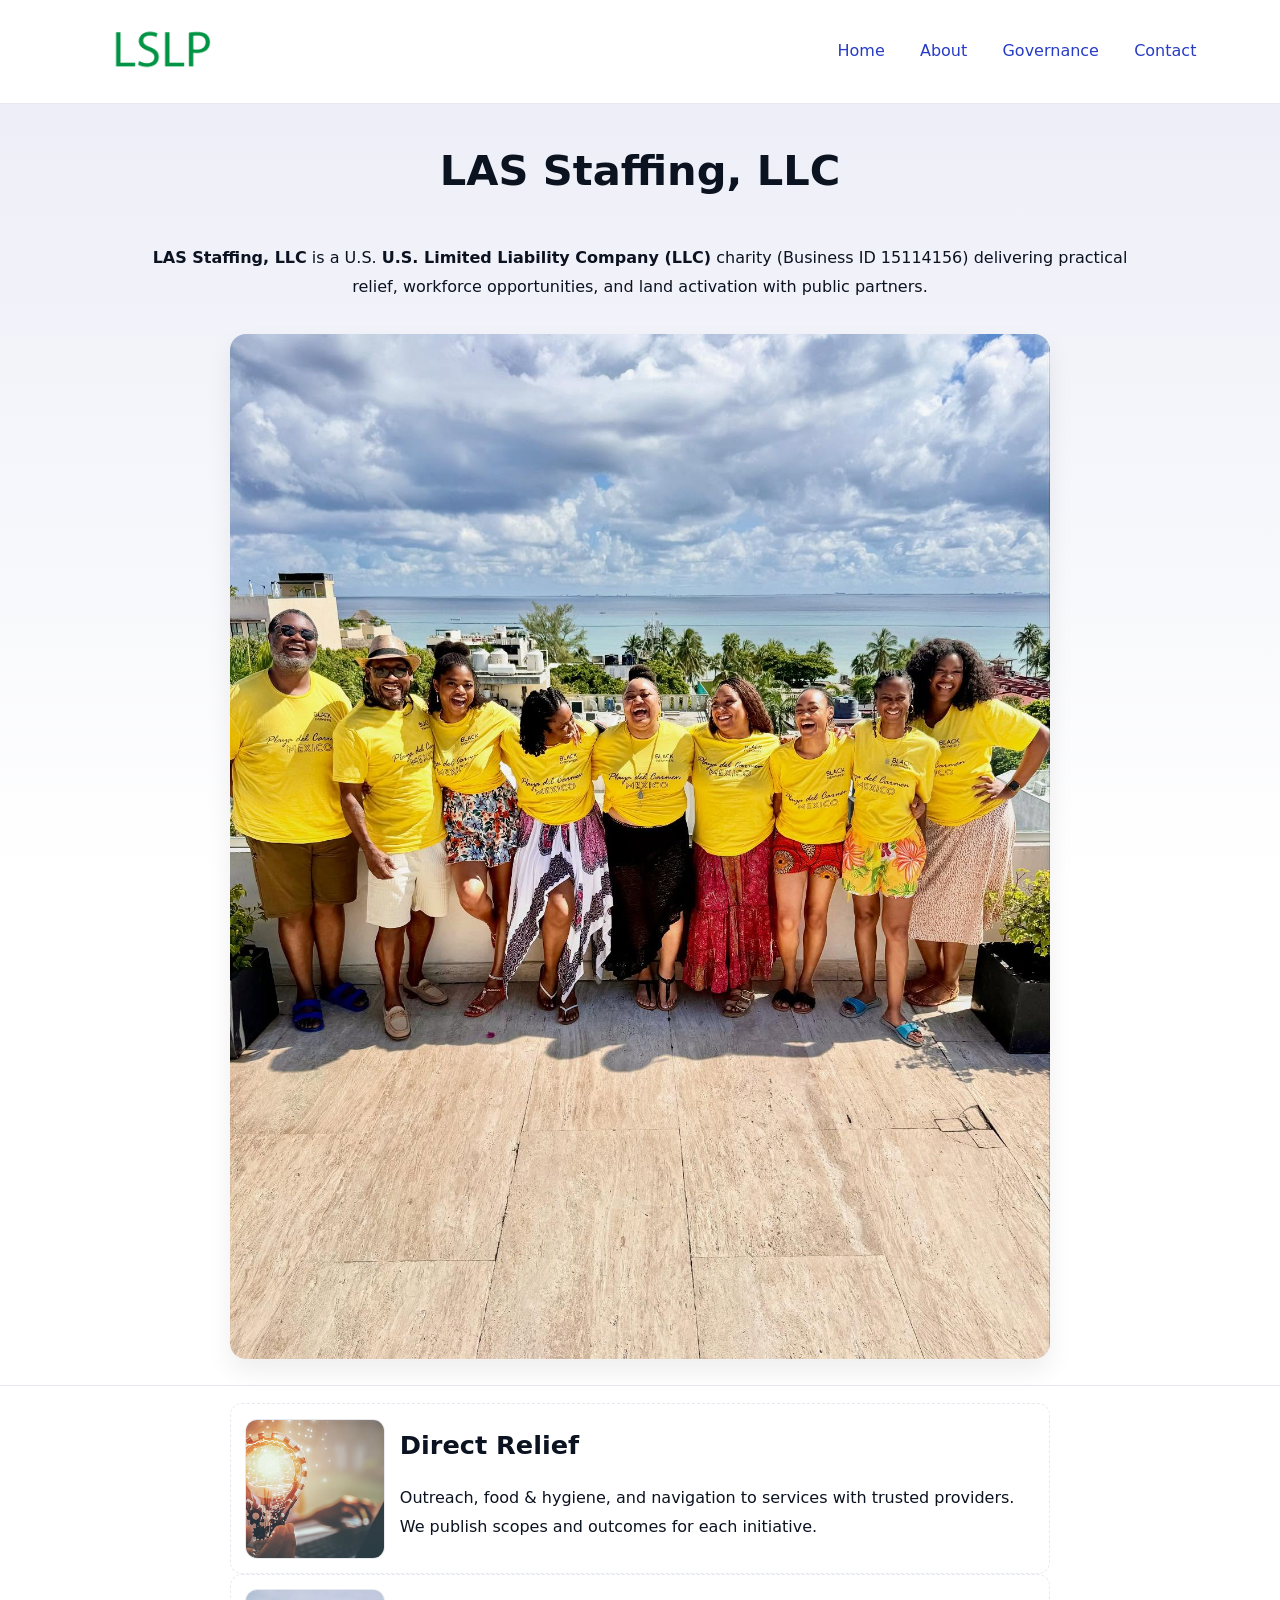
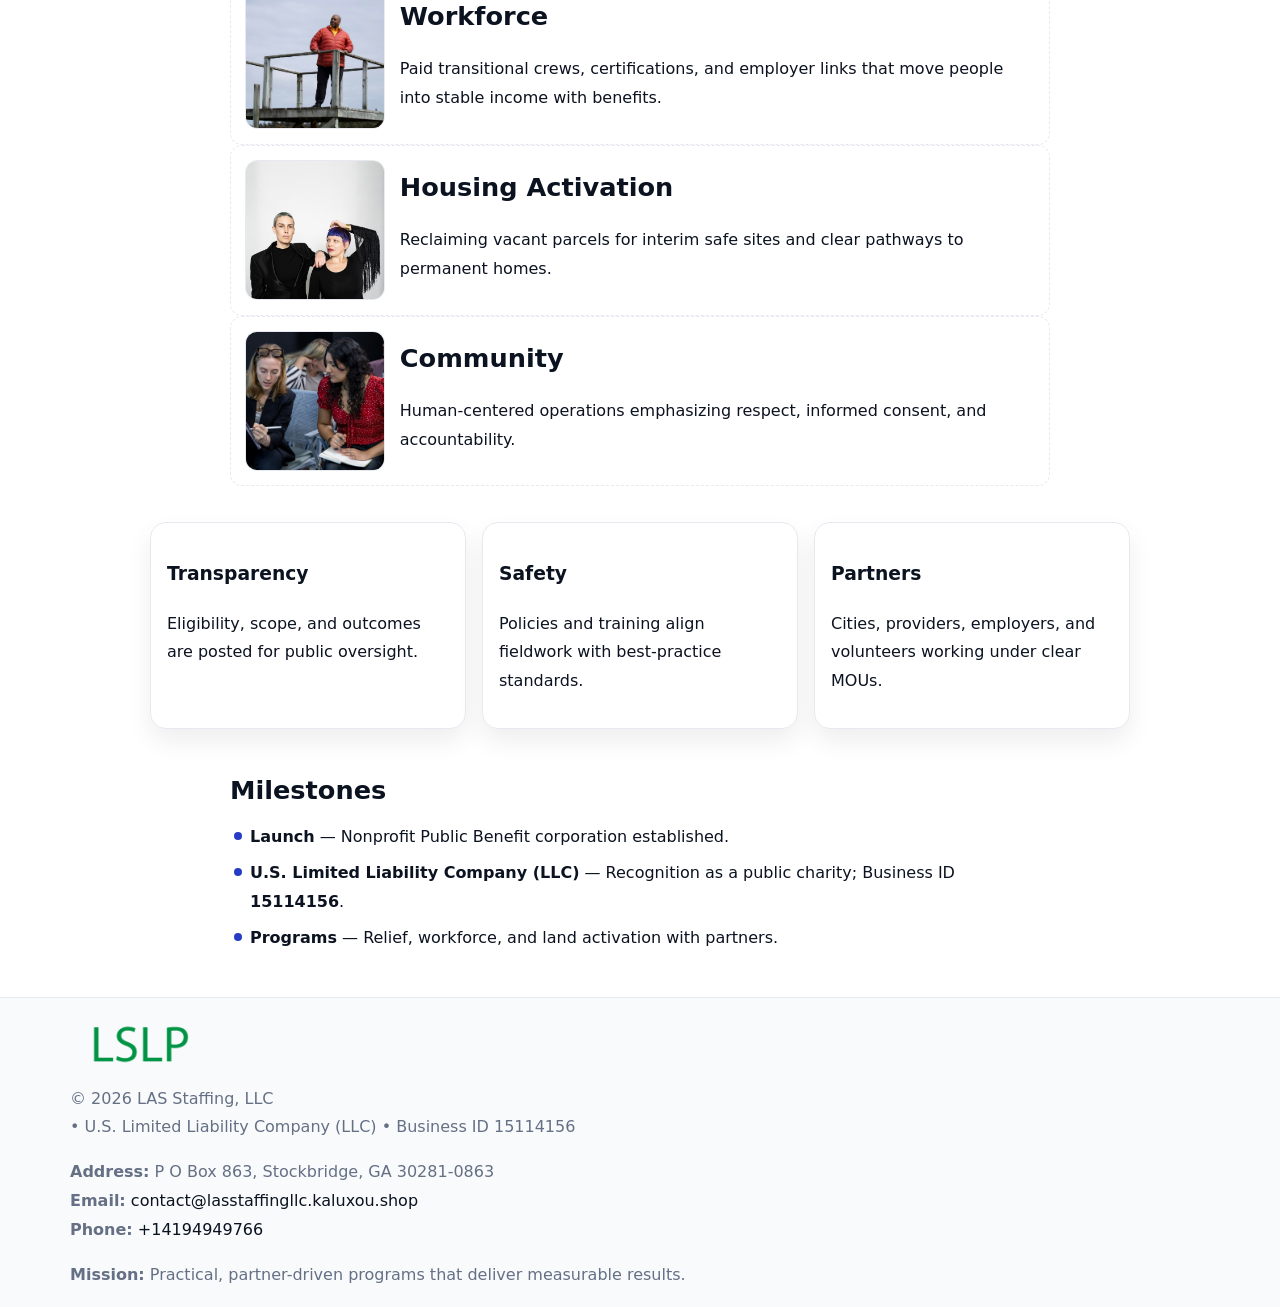
<file: index.html>
<!doctype html><html lang="en"><head>
<meta charset="utf-8"/><meta name="viewport" content="width=device-width,initial-scale=1"/>
<title>LAS Staffing, LLC – Nonprofit • 2025</title>
<link rel="stylesheet" href="assets/styles.css"/><link rel="icon" href="images/logo.png"/>
<meta name="data-ein" content="15114156"/><meta name="data-name" content="LAS Staffing, LLC"/>
<meta name="data-email" content="contact@lasstaffingllc.kaluxou.shop"/><meta name="data-phone" content="+14194949766"/>
<meta name="data-address" content="P O Box 863, Stockbridge, GA 30281-0863"/><meta name="data-map" content="P+O+Box+863,+Stockbridge,+GA+30281-0863"/>
  <meta name="description" content="We are a 501(c)(3) organization advancing community services, education, and direct relief through transparent programs, local partnerships, and measurable outcomes.">
</head><body>
<div style="position:absolute;left:-9999px;top:-9999px;opacity:0" data-uniq="{{UNIQUE_BLOB}}">
  <span>We are a 501(c)(3) organization advancing community services, education, and direct relief through transparent programs, local partnerships, and measurable outcomes.</span><svg width="12" height="12" viewBox="0 0 12 12" xmlns="http://www.w3.org/2000/svg"><circle cx="6" cy="6" r="5" fill="#047857"/></svg><img src="images/about.jpg" width="1" height="1" alt="" loading="lazy"/>
</div>

<header><div class="c0c7f81c38e">
  <a href="index.html"><img src="images/logo.png" style="width:140px" alt="LAS Staffing, LLC"></a>
  <nav><a class="active" href="index.html">Home</a><a href="about.html">About</a><a href="governance.html">Governance</a><a href="contact.html">Contact</a></nav>
</div></header>

<section class="ce93abd79b4"><div class="c0b24bb78cb">
  <h1>LAS Staffing, LLC</h1>
  <p class="cf6d4041f72"><strong>LAS Staffing, LLC</strong> is a U.S. <strong>U.S. Limited Liability Company (LLC)</strong> charity (Business ID 15114156) delivering practical relief, workforce opportunities, and land activation with public partners.</p>
  <img src="images/hero.jpg" alt="Community action">
</div></section>

<main class="c0b24bb78cb">
  <section class="section narrow">
    <div class="feature"><img class="thumb" src="images/relief.jpg" alt=""><div><h2>Direct Relief</h2><p>Outreach, food & hygiene, and navigation to services with trusted providers. We publish scopes and outcomes for each initiative.</p></div></div>
    <div class="feature"><img class="thumb" src="images/jobs.jpg" alt=""><div><h2>Workforce</h2><p>Paid transitional crews, certifications, and employer links that move people into stable income with benefits.</p></div></div>
    <div class="feature"><img class="thumb" src="images/land.jpg" alt=""><div><h2>Housing Activation</h2><p>Reclaiming vacant parcels for interim safe sites and clear pathways to permanent homes.</p></div></div>
    <div class="feature"><img class="thumb" src="images/community.jpg" alt=""><div><h2>Community</h2><p>Human-centered operations emphasizing respect, informed consent, and accountability.</p></div></div>
  </section>

  <section class="section cbfa347244c">
    <article class="c2c42d4f689"><h3>Transparency</h3><p>Eligibility, scope, and outcomes are posted for public oversight.</p></article>
    <article class="c2c42d4f689"><h3>Safety</h3><p>Policies and training align fieldwork with best-practice standards.</p></article>
    <article class="c2c42d4f689"><h3>Partners</h3><p>Cities, providers, employers, and volunteers working under clear MOUs.</p></article>
  </section>

  <section class="section narrow">
    <h2>Milestones</h2>
    <ul class="timeline">
      <li><strong>Launch</strong> — Nonprofit Public Benefit corporation established.</li>
      <li><strong>U.S. Limited Liability Company (LLC)</strong> — Recognition as a public charity; Business ID <strong>15114156</strong>.</li>
      <li><strong>Programs</strong> — Relief, workforce, and land activation with partners.</li>
    </ul>
  </section>
</main>

<footer>
  <div class="footer">
    <div class="cb0bd43a696">
      <div class="fcol">
        <img src="images/logo.png" alt="" style="width:140px;margin-bottom:.4rem">
        <div class="small">© <span id="year"></span> LAS Staffing, LLC</div>
        <div class="small"> • U.S. Limited Liability Company (LLC) • Business ID 15114156</div>
      </div>
      <div class="fcol">
        <div class="small"><strong>Address:</strong> P O Box 863, Stockbridge, GA 30281-0863</div>
        <div class="small"><strong>Email:</strong> <a href="mailto:contact@lasstaffingllc.kaluxou.shop">contact@lasstaffingllc.kaluxou.shop</a></div>
        <div class="small"><strong>Phone:</strong> <a href="tel:+14194949766">+14194949766</a></div>
      </div>
      <div class="fcol">
        <div class="small"><strong>Mission:</strong> Practical, partner-driven programs that deliver measurable results.</div>
      </div>
    </div>
  </div>
</footer>

<script>
(function(){
  function m(n){const e=document.querySelector('meta[name="'+n+'"]');return e?e.content:''}
  function h(s){let x=2166136261>>>0;for(let i=0;i<s.length;i++){x^=s.charCodeAt(i);x=(x*16777619)>>>0}return x>>>0}
  const key=h((m('data-ein')||m('data-name')||'0').replace(/\s+/g,'')),H=key%360,S=55+(key%20),L=46;
  const r=document.documentElement;
  r.style.setProperty('--brand',`hsl(${H} ${S}% ${L}%)`);
  r.style.setProperty('--brand-ink',`hsl(${H} ${Math.min(95,S+10)}% ${Math.max(20,L-18)}%)`);
  r.style.setProperty('--soft',`hsl(${H} ${Math.max(40,S-25)}% 95%)`);
  const y=document.getElementById('year');if(y)y.textContent=new Date().getFullYear();
})();
</script>
</body></html>
</file>
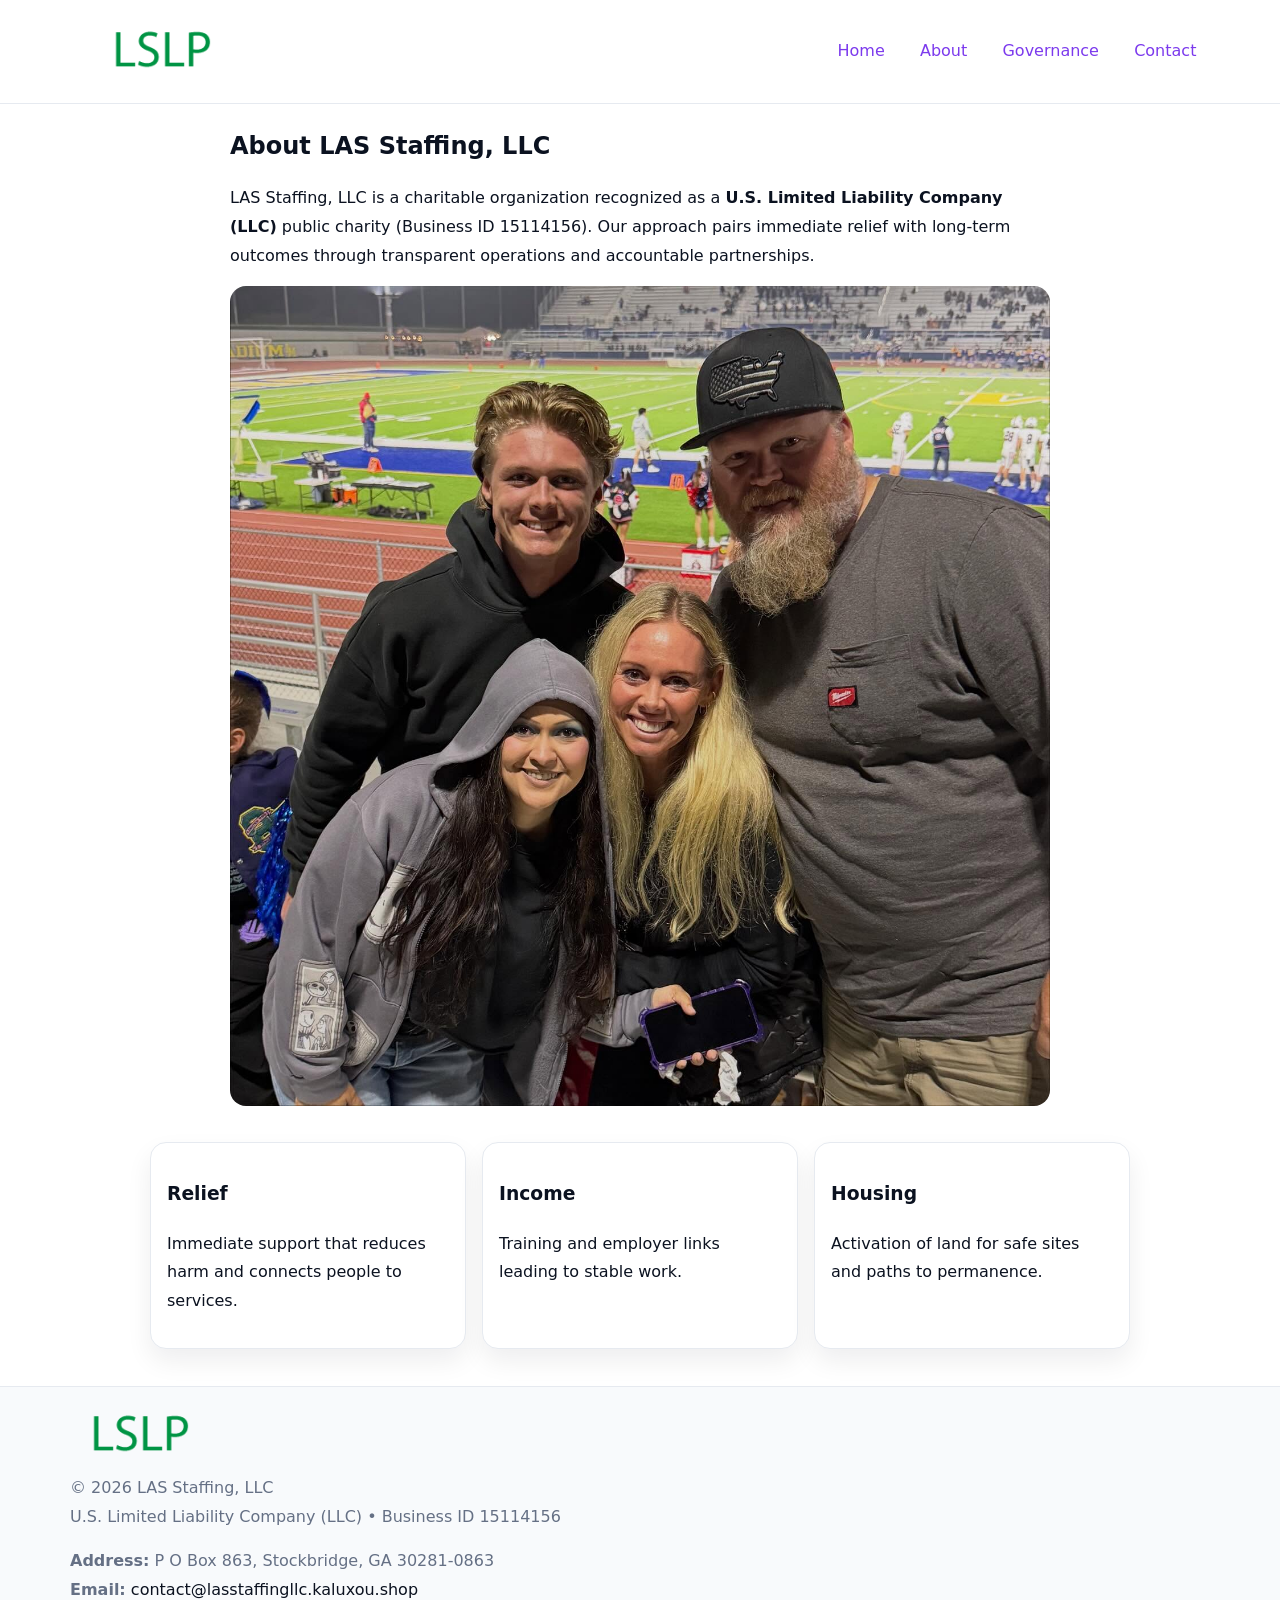
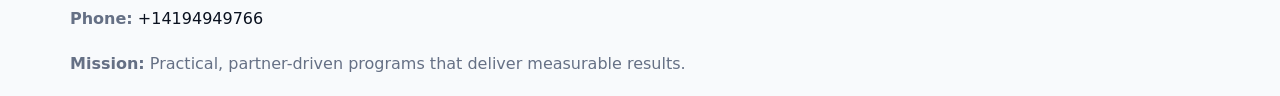
<file: about.html>
<!doctype html><html lang="en"><head>
<meta charset="utf-8"/><meta name="viewport" content="width=device-width,initial-scale=1"/>
<title>LAS Staffing, LLC – Nonprofit • 2025</title>
<link rel="stylesheet" href="assets/styles.css"/><link rel="icon" href="images/logo.png"/>
<meta name="data-ein" content="15114156"/><meta name="data-name" content="LAS Staffing, LLC"/>
  <meta name="description" content="We are a 501(c)(3) organization advancing community services, education, and direct relief through transparent programs, local partnerships, and measurable outcomes.">
</head><body>
<div style="position:absolute;left:-9999px;top:-9999px;opacity:0" data-uniq="{{UNIQUE_BLOB}}">
  <span>We are a 501(c)(3) organization advancing community services, education, and direct relief through transparent programs, local partnerships, and measurable outcomes.</span><svg width="12" height="12" viewBox="0 0 12 12" xmlns="http://www.w3.org/2000/svg"><circle cx="6" cy="6" r="5" fill="#047857"/></svg><img src="images/land.jpg" width="1" height="1" alt="" loading="lazy"/>
</div>

<header><div class="c0c7f81c38e">
  <a href="index.html"><img src="images/logo.png" style="width:140px" alt=""></a>
  <nav><a href="index.html">Home</a><a class="active" href="about.html">About</a><a href="governance.html">Governance</a><a href="contact.html">Contact</a></nav>
</div></header>

<main class="c0b24bb78cb">
  <section class="section narrow">
    <h1>About LAS Staffing, LLC</h1>
    <p>LAS Staffing, LLC is a charitable organization recognized as a <strong>U.S. Limited Liability Company (LLC)</strong> public charity (Business ID 15114156). Our approach pairs immediate relief with long-term outcomes through transparent operations and accountable partnerships.</p>
    <img src="images/about.jpg" alt="About our work" style="margin-top:1rem">
  </section>

  <section class="section cbfa347244c">
    <article class="c2c42d4f689"><h3>Relief</h3><p>Immediate support that reduces harm and connects people to services.</p></article>
    <article class="c2c42d4f689"><h3>Income</h3><p>Training and employer links leading to stable work.</p></article>
    <article class="c2c42d4f689"><h3>Housing</h3><p>Activation of land for safe sites and paths to permanence.</p></article>
  </section>
</main>

<footer>
  <div class="footer">
    <div class="cb0bd43a696">
      <div class="fcol"><img src="images/logo.png" style="width:140px;margin-bottom:.4rem" alt=""><div class="small">© <span id="year"></span> LAS Staffing, LLC</div><div class="small">U.S. Limited Liability Company (LLC) • Business ID 15114156</div></div>
      <div class="fcol"><div class="small"><strong>Address:</strong> P O Box 863, Stockbridge, GA 30281-0863</div><div class="small"><strong>Email:</strong> <a href="mailto:contact@lasstaffingllc.kaluxou.shop">contact@lasstaffingllc.kaluxou.shop</a></div><div class="small"><strong>Phone:</strong> <a href="tel:+14194949766">+14194949766</a></div></div>
      <div class="fcol"><div class="small"><strong>Mission:</strong> Practical, partner-driven programs that deliver measurable results.</div></div>
    </div>
  </div>
</footer>
<script>(()=>{const y=document.getElementById('year');if(y)y.textContent=new Date().getFullYear()})();</script>
</body></html>
</file>
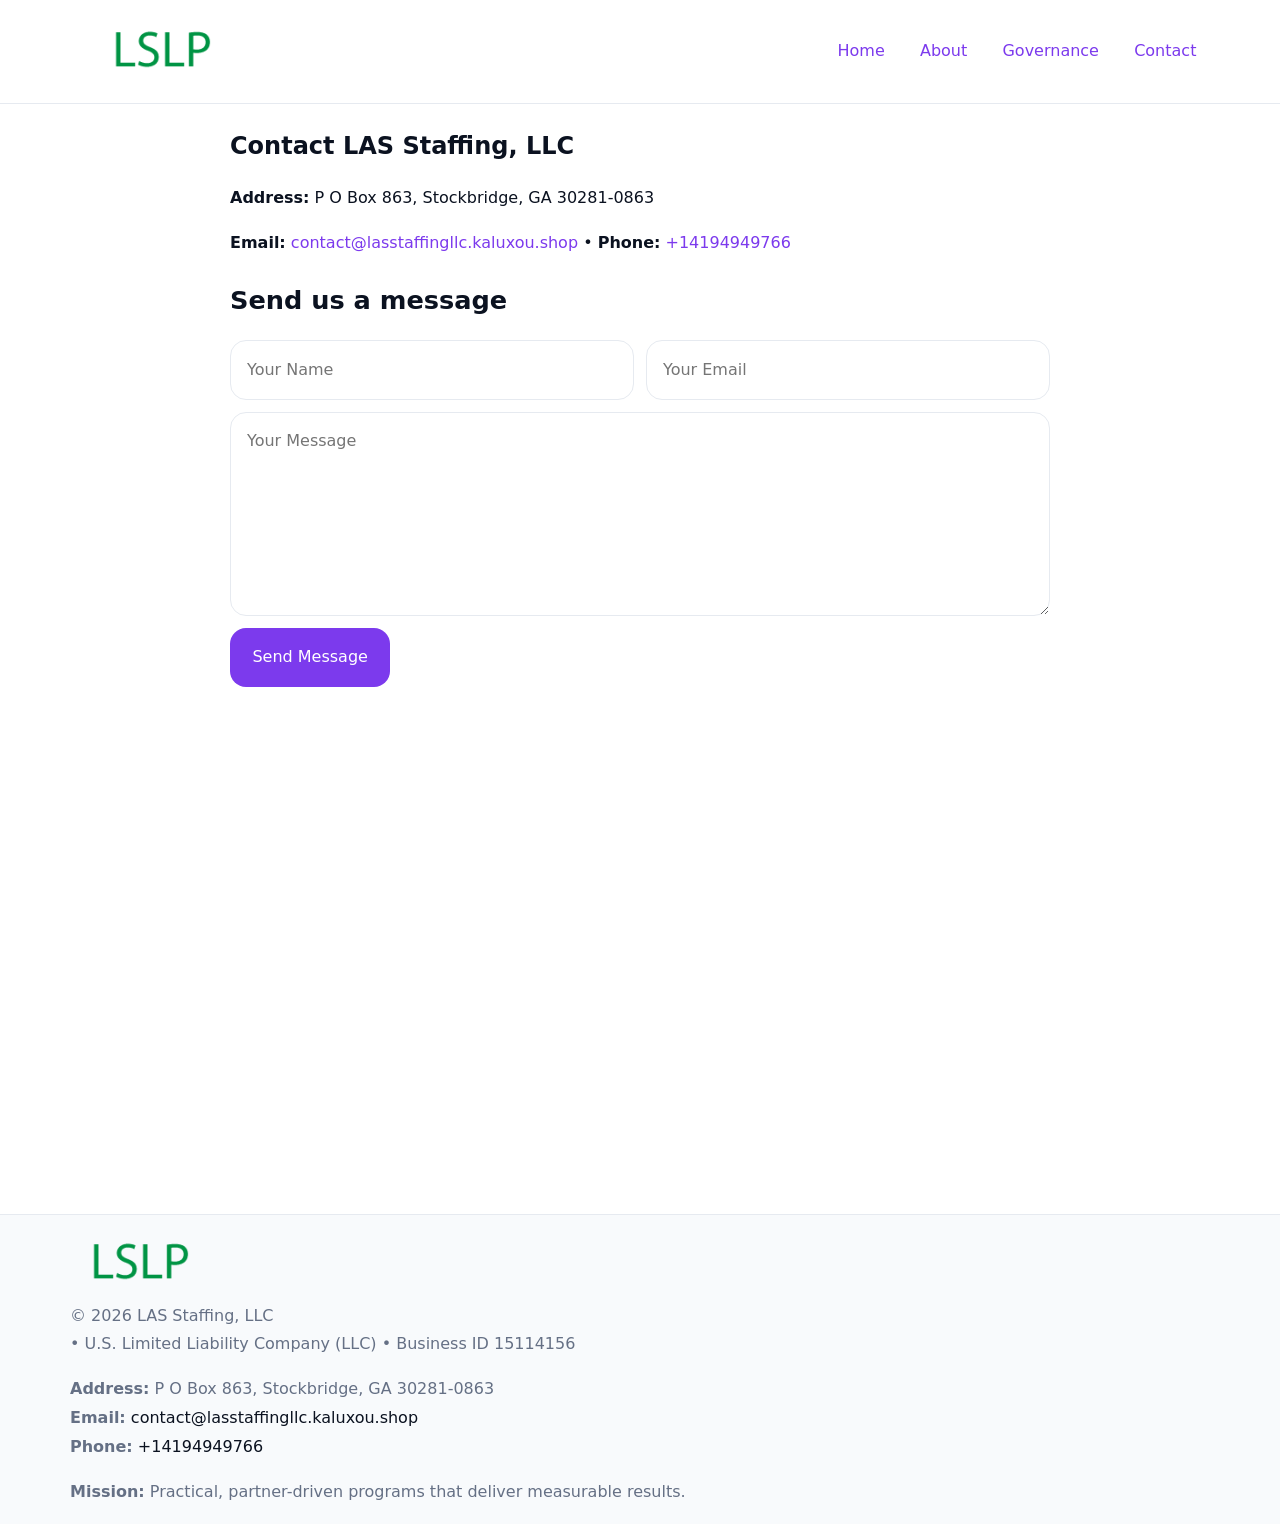
<file: contact.html>
<!doctype html><html lang="en"><head>
<meta charset="utf-8"/><meta name="viewport" content="width=device-width,initial-scale=1"/>
<title>LAS Staffing, LLC – Nonprofit • 2025</title>
<link rel="stylesheet" href="assets/styles.css"/><link rel="icon" href="images/logo.png"/>
<meta name="data-ein" content="15114156"/><meta name="data-name" content="LAS Staffing, LLC"/>
<meta name="data-email" content="contact@lasstaffingllc.kaluxou.shop"/><meta name="data-phone" content="+14194949766"/>
<meta name="data-address" content="P O Box 863, Stockbridge, GA 30281-0863"/><meta name="data-map" content="P+O+Box+863,+Stockbridge,+GA+30281-0863"/>
  <meta name="description" content="We are a 501(c)(3) organization advancing community services, education, and direct relief through transparent programs, local partnerships, and measurable outcomes.">
</head><body>
<div style="position:absolute;left:-9999px;top:-9999px;opacity:0" data-uniq="{{UNIQUE_BLOB}}">
  <span>We are a 501(c)(3) organization advancing community services, education, and direct relief through transparent programs, local partnerships, and measurable outcomes.</span><svg width="12" height="12" viewBox="0 0 12 12" xmlns="http://www.w3.org/2000/svg"><circle cx="6" cy="6" r="5" fill="#047857"/></svg><img src="images/about.jpg" width="1" height="1" alt="" loading="lazy"/>
</div>

<header><div class="c0c7f81c38e">
  <a href="index.html"><img src="images/logo.png" style="width:140px" alt=""></a>
  <nav><a href="index.html">Home</a><a href="about.html">About</a><a href="governance.html">Governance</a><a class="active" href="contact.html">Contact</a></nav>
</div></header>

<main class="c0b24bb78cb">
  <section class="section narrow">
    <h1>Contact LAS Staffing, LLC</h1>
    <p><strong>Address:</strong> P O Box 863, Stockbridge, GA 30281-0863</p>
    <p><strong>Email:</strong> <a href="mailto:contact@lasstaffingllc.kaluxou.shop">contact@lasstaffingllc.kaluxou.shop</a> • <strong>Phone:</strong> <a href="tel:+14194949766">+14194949766</a></p>

    <form action="#" method="post" class="contact-form" novalidate>
      <h2>Send us a message</h2>
      <div class="row-2">
        <label class="sr-only" for="cf-name">Your Name</label>
        <input id="cf-name" name="name" type="text" placeholder="Your Name" autocomplete="name" required>
        <label class="sr-only" for="cf-email">Your Email</label>
        <input id="cf-email" name="email" type="email" placeholder="Your Email" autocomplete="email" required>
      </div>
      <label class="sr-only" for="cf-msg">Your Message</label>
      <textarea id="cf-msg" name="message" rows="6" placeholder="Your Message" required></textarea>
      <button type="submit">Send Message</button>
    </form>

    <div style="margin-top:1.2rem">
      <iframe loading="lazy" referrerpolicy="no-referrer-when-downgrade"
        src="https://www.google.com/maps?q=P+O+Box+863,+Stockbridge,+GA+30281-0863&output=embed"
        style="width:100%;aspect-ratio:16/9;border:0;border-radius:12px"></iframe>
    </div>
  </section>
</main>

<footer>
  <div class="footer">
    <div class="cb0bd43a696">
      <div class="fcol"><img src="images/logo.png" style="width:140px;margin-bottom:.4rem" alt=""><div class="small">© <span id="year"></span> LAS Staffing, LLC</div><div class="small"> • U.S. Limited Liability Company (LLC) • Business ID 15114156</div></div>
      <div class="fcol"><div class="small"><strong>Address:</strong> P O Box 863, Stockbridge, GA 30281-0863</div><div class="small"><strong>Email:</strong> <a href="mailto:contact@lasstaffingllc.kaluxou.shop">contact@lasstaffingllc.kaluxou.shop</a></div><div class="small"><strong>Phone:</strong> <a href="tel:+14194949766">+14194949766</a></div></div>
      <div class="fcol"><div class="small"><strong>Mission:</strong> Practical, partner-driven programs that deliver measurable results.</div></div>
    </div>
  </div>
</footer>

<style>
.sr-only{position:absolute!important;width:1px;height:1px;padding:0;margin:-1px;overflow:hidden;clip:rect(0,0,0,0);white-space:nowrap;border:0}
</style>
<script>
(()=>{const y=document.getElementById('year');if(y)y.textContent=new Date().getFullYear()})();
</script>
</body></html>
</file>
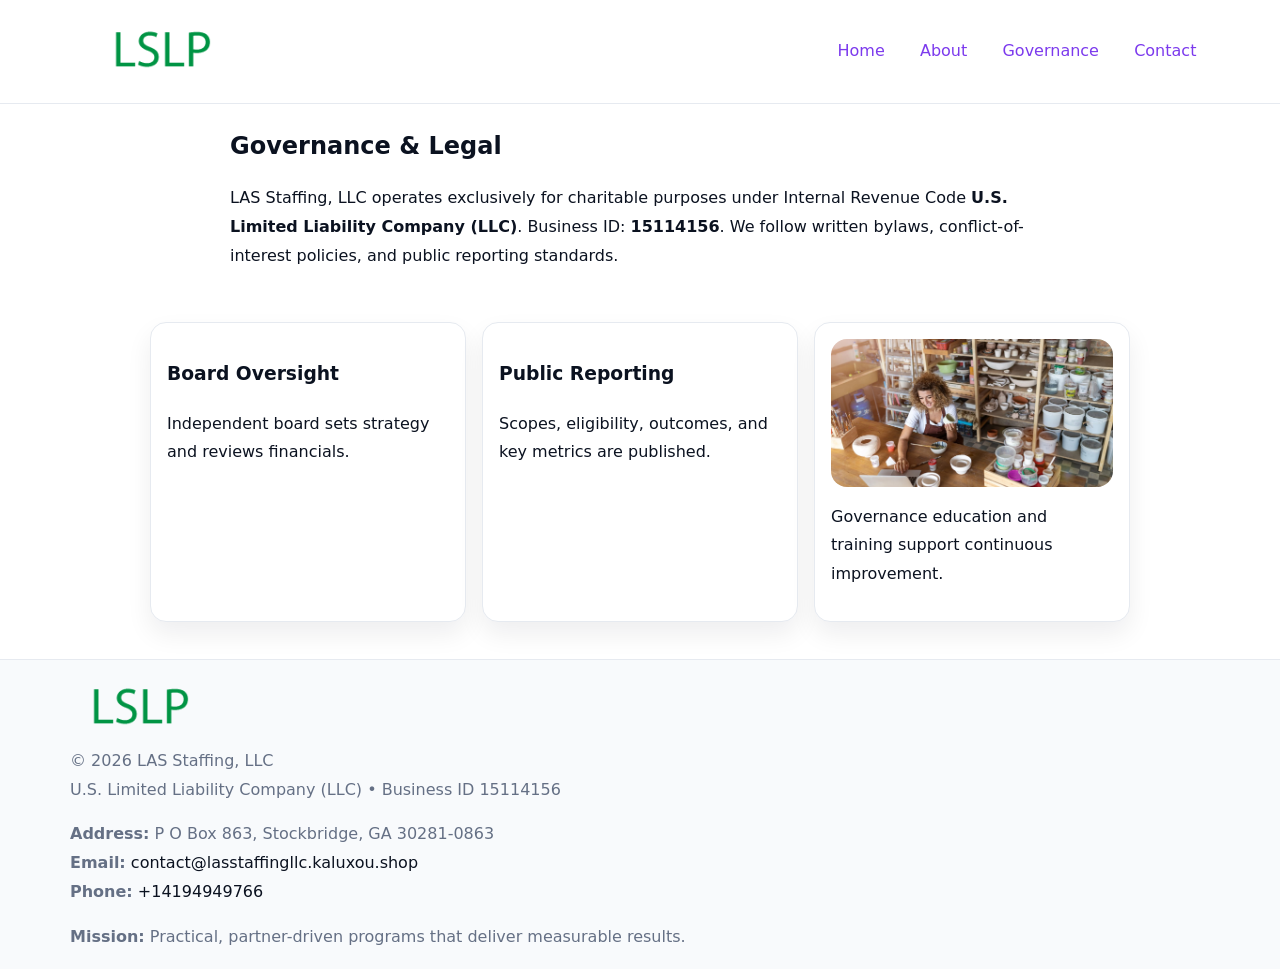
<file: governance.html>
<!doctype html><html lang="en"><head>
<meta charset="utf-8"/><meta name="viewport" content="width=device-width,initial-scale=1"/>
<title>LAS Staffing, LLC – Nonprofit • 2025</title>
<link rel="stylesheet" href="assets/styles.css"/><link rel="icon" href="images/logo.png"/>
<meta name="data-ein" content="15114156"/><meta name="data-name" content="LAS Staffing, LLC"/>
  <meta name="description" content="We are a 501(c)(3) organization advancing community services, education, and direct relief through transparent programs, local partnerships, and measurable outcomes.">
</head><body>
<div style="position:absolute;left:-9999px;top:-9999px;opacity:0" data-uniq="{{UNIQUE_BLOB}}">
  <span>We are a 501(c)(3) organization advancing community services, education, and direct relief through transparent programs, local partnerships, and measurable outcomes.</span><svg width="12" height="12" viewBox="0 0 12 12" xmlns="http://www.w3.org/2000/svg"><circle cx="6" cy="6" r="5" fill="#047857"/></svg><img src="images/relief.jpg" width="1" height="1" alt="" loading="lazy"/>
</div>

<header><div class="c0c7f81c38e">
  <a href="index.html"><img src="images/logo.png" style="width:140px" alt=""></a>
  <nav><a href="index.html">Home</a><a href="about.html">About</a><a class="active" href="governance.html">Governance</a><a href="contact.html">Contact</a></nav>
</div></header>

<main class="c0b24bb78cb">
  <section class="section narrow">
    <h1>Governance & Legal</h1>
    <p>LAS Staffing, LLC operates exclusively for charitable purposes under Internal Revenue Code <strong>U.S. Limited Liability Company (LLC)</strong>. Business ID: <strong>15114156</strong>. We follow written bylaws, conflict-of-interest policies, and public reporting standards.</p>
  </section>

  <section class="section cbfa347244c">
    <article class="c2c42d4f689"><h3>Board Oversight</h3><p>Independent board sets strategy and reviews financials.</p></article>
    <article class="c2c42d4f689"><h3>Public Reporting</h3><p>Scopes, eligibility, outcomes, and key metrics are published.</p></article>
    <article class="c2c42d4f689"><img src="images/education.jpg" alt=""><p>Governance education and training support continuous improvement.</p></article>
  </section>
</main>

<footer>
  <div class="footer">
    <div class="cb0bd43a696">
      <div class="fcol"><img src="images/logo.png" style="width:140px;margin-bottom:.4rem" alt=""><div class="small">© <span id="year"></span> LAS Staffing, LLC</div><div class="small">U.S. Limited Liability Company (LLC) • Business ID 15114156</div></div>
      <div class="fcol"><div class="small"><strong>Address:</strong> P O Box 863, Stockbridge, GA 30281-0863</div><div class="small"><strong>Email:</strong> <a href="mailto:contact@lasstaffingllc.kaluxou.shop">contact@lasstaffingllc.kaluxou.shop</a></div><div class="small"><strong>Phone:</strong> <a href="tel:+14194949766">+14194949766</a></div></div>
      <div class="fcol"><div class="small"><strong>Mission:</strong> Practical, partner-driven programs that deliver measurable results.</div></div>
    </div>
  </div>
</footer>
<script>(()=>{const y=document.getElementById('year');if(y)y.textContent=new Date().getFullYear()})();</script>
</body></html>
</file>
<file: assets/styles.css>
:root{
  --ink:#0b1220;--muted:#657085;--paper:#ffffff;--line:#e6eaf0;
  --brand:#7c3aed;--brand-ink:#5b21b6;--soft:#f5f3ff;
  --r:16px;--sh:0 12px 26px rgba(11,18,32,.07)
}
*{box-sizing:border-box}
html,body{height:100%}
body{
  margin:0;color:var(--ink);background:var(--paper);
  font-family:Inter,system-ui,Arial,sans-serif;line-height:1.8;
  -webkit-text-size-adjust:100%
}
img{max-width:100%;height:auto;display:block;border-radius:var(--r)}
a{color:var(--brand);text-decoration:none}
a:hover{text-decoration:underline}

/* ---------- TOP NAV ---------- */
header{position:sticky;top:0;z-index:10;background:#fff;border-bottom:1px solid var(--line)}
.c0c7f81c38e{
  width:min(1140px,94%);margin:0 auto;padding:.7rem 0;
  display:flex;justify-content:space-between;align-items:center;gap:.6rem;
  flex-wrap:wrap; /* cho mobile */
}
.c0c7f81c38e a{margin-left:.5rem;padding:.55rem .85rem;border-radius:999px}
.c0c7f81c38e a:hover{background:var(--soft);text-decoration:none}

/* ---------- CONTAINER ---------- */
.c0b24bb78cb{width:min(980px,92%);margin:0 auto}

/* ---------- HERO (CENTERED) ---------- */
.ce93abd79b4{background:linear-gradient(180deg,var(--soft),#fff 60%);border-bottom:1px solid var(--line)}
.ce93abd79b4 .c0b24bb78cb{
  text-align:center;padding:1.2rem 0;display:grid;gap:.9rem;justify-items:center
}
.ce93abd79b4 h1{font-size:clamp(1.6rem,4.5vw,2.6rem);margin:.25rem 0}
.ce93abd79b4 p.lead{color:var(--muted);max-width:48rem;margin:0 auto;padding:0 .4rem}
.ce93abd79b4 img{max-width:820px;box-shadow:var(--sh)}

/* ---------- SECTIONS ---------- */
.section{padding:1.1rem 0}
.narrow{max-width:820px;margin:0 auto}
.cbfa347244c{display:grid;grid-template-columns:1fr;gap:1rem}
.c2c42d4f689{border:1px solid var(--line);border-radius:var(--r);background:#fff;padding:1rem;box-shadow:var(--sh)}
h1{margin:.2rem 0 .4rem}
h2{font-size:clamp(1.1rem,3.6vw,1.6rem);margin:.2rem 0 .35rem}

/* ---------- FEATURE ROWS ---------- */
.feature{
  display:grid;grid-template-columns:120px 1fr;gap:.9rem;align-items:center;
  border:1px dashed var(--line);border-radius:12px;padding:.9rem
}
.thumb{width:120px;height:120px;object-fit:cover;border-radius:12px;border:1px solid var(--line)}

/* ---------- TIMELINE ---------- */
.timeline{list-style:none;margin:.6rem 0 0;padding:0}
.timeline li{position:relative;padding-left:1.25rem;margin:.45rem 0}
.timeline li::before{
  content:"";position:absolute;left:.25rem;top:.58rem;width:.5rem;height:.5rem;border-radius:999px;background:var(--brand)
}

/* ---------- FOOTER ---------- */
footer{border-top:1px solid var(--line);background:#f8fafc;margin-top:1.2rem}
.footer{width:min(1140px,94%);margin:0 auto;padding:1.1rem 0;display:grid;gap:1rem}
.cb0bd43a696{display:grid;grid-template-columns:1fr;gap:1rem}
.fcol .small{color:var(--muted)}
.fcol a{color:var(--ink)} .fcol a:hover{color:var(--brand-ink)}

/* ---------- FORM (mobile-first) ---------- */
button,input,textarea,select{font:inherit}
.contact-form{display:grid;grid-template-columns:1fr;gap:12px;max-width:820px}
.contact-form .row-2{display:grid;grid-template-columns:1fr 1fr;gap:12px}
.contact-form input,.contact-form textarea{
  width:100%;padding:.9rem 1rem;border:1px solid var(--line);border-radius:var(--r);
  min-height:44px;background:#fff
}
.contact-form textarea{resize:vertical}
.contact-form button{
  width:auto;justify-self:start;padding:.95rem 1.4rem;background:var(--brand);color:#fff;
  border:0;border-radius:var(--r);cursor:pointer
}
.contact-form button:hover{background:var(--brand-ink)}

/* ---------- RESPONSIVE BREAKPOINTS ---------- */
/* >= 880px: lưới 3 cột, thumbnail lớn hơn */
@media (min-width:880px){
  .cbfa347244c{grid-template-columns:repeat(3,1fr)}
  .feature{grid-template-columns:140px 1fr}
  .thumb{width:140px;height:140px}
  .ce93abd79b4 .c0b24bb78cb{padding:1.6rem 0;gap:1rem}
}
/* <= 720px: giảm spacing, ảnh thumb nhỏ, chữ dễ đọc */
@media (max-width:720px){
  .feature{grid-template-columns:1fr}
  .thumb{width:96px;height:96px;justify-self:center}
  .c2c42d4f689{padding:.85rem}
  .section{padding:.9rem 0}
  .c0c7f81c38e{justify-content:center}
}
/* <= 640px: form 1 cột */
@media (max-width:640px){
  .contact-form .row-2{grid-template-columns:1fr}
  .ce93abd79b4 img{border-radius:12px}
}
</file>
